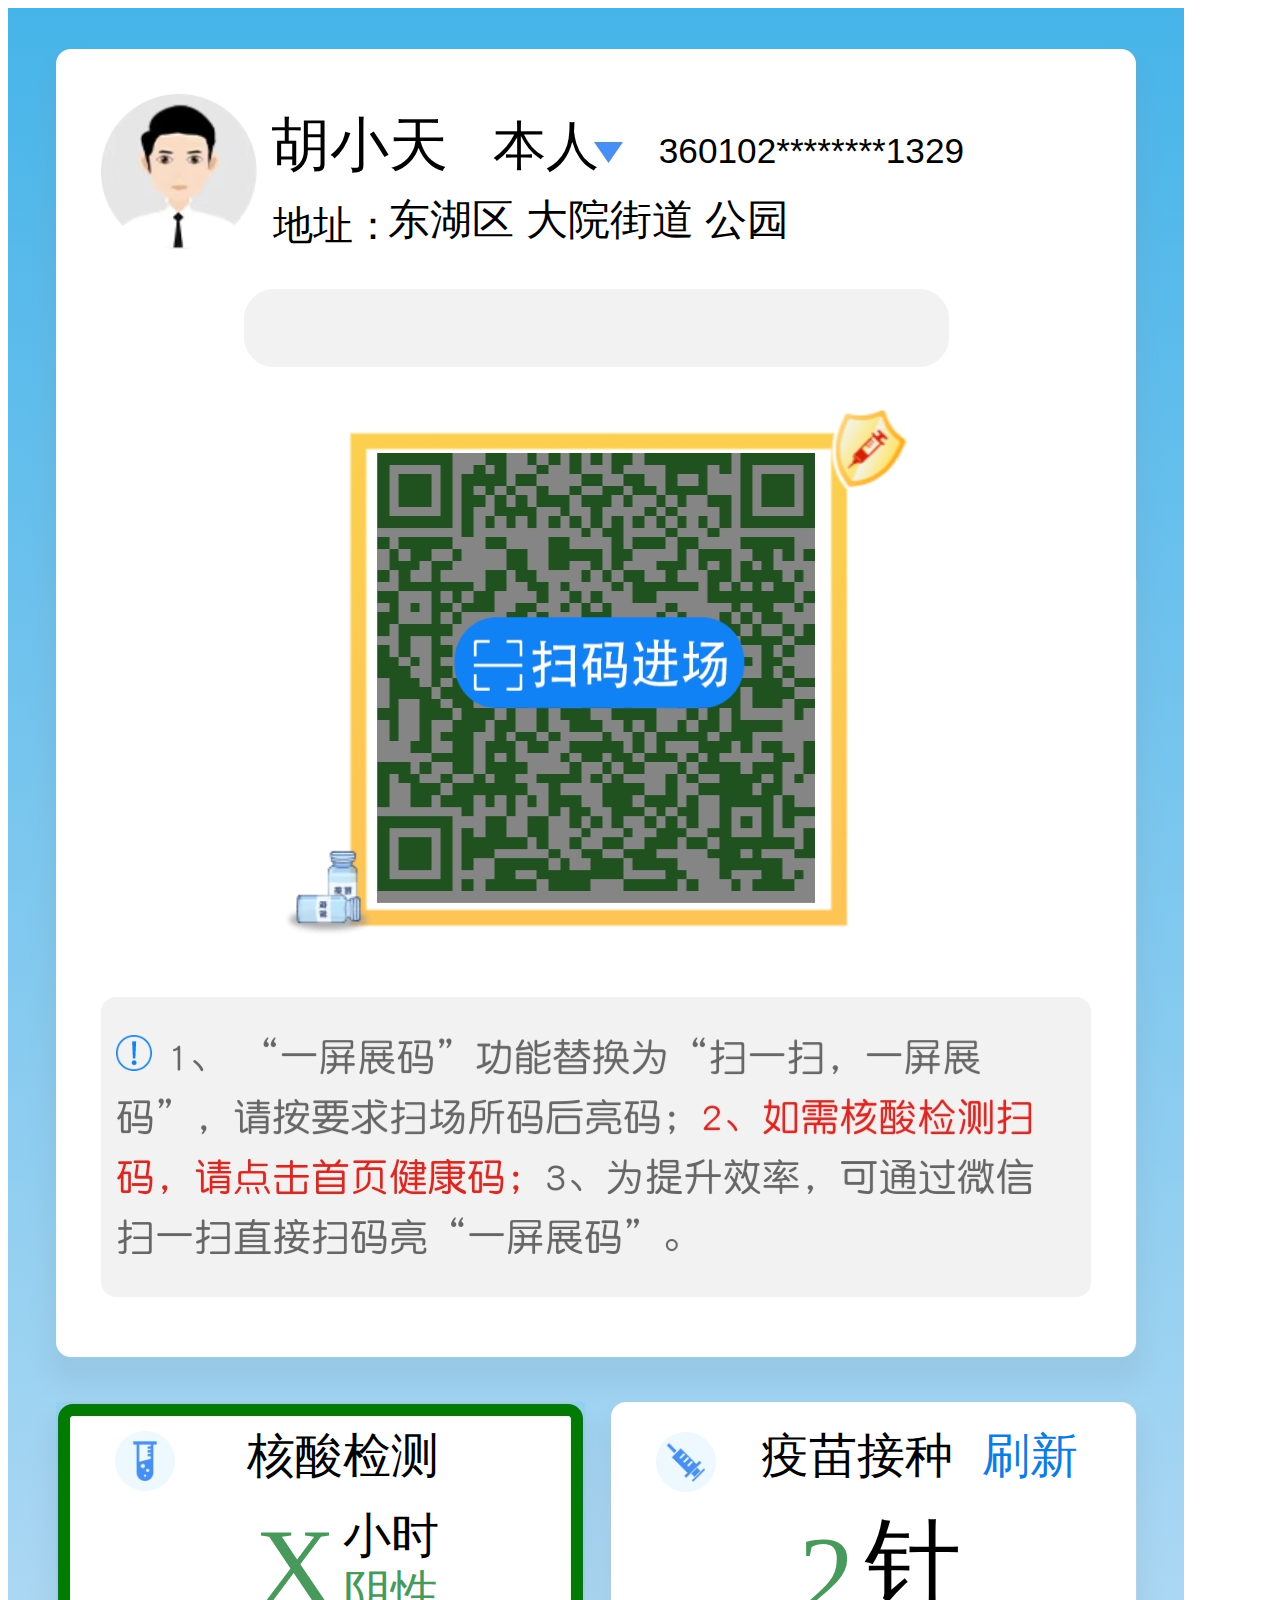
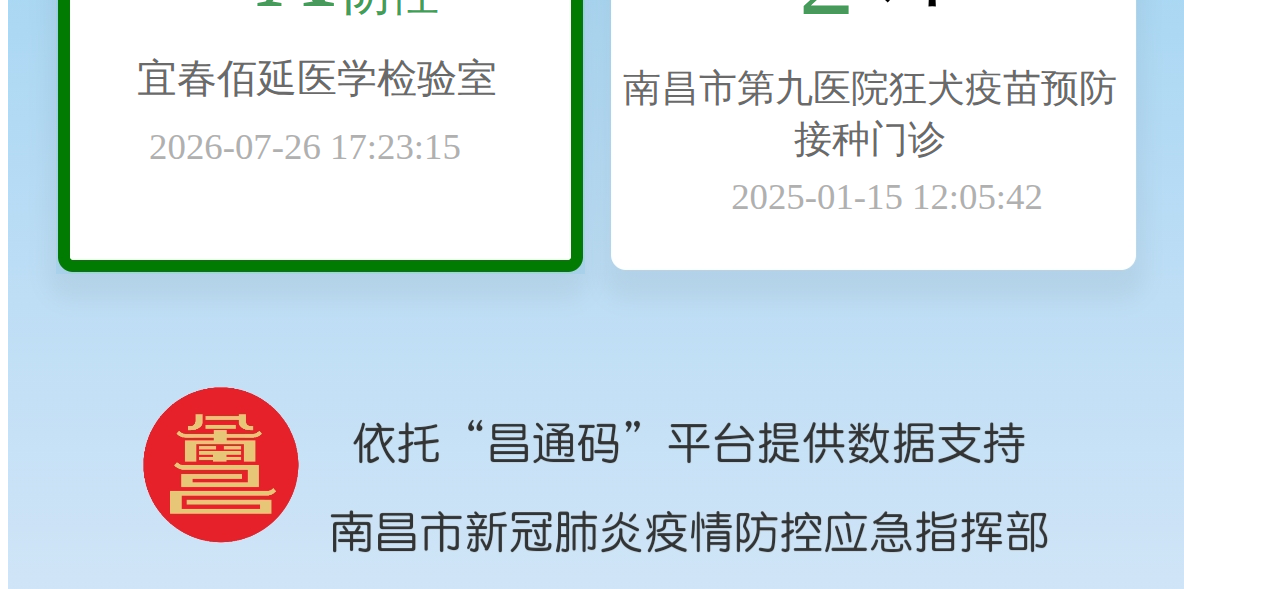
<file: index.html>
<!DOCTYPE html>
<html lang="en">
<head>
    <meta charset="UTF-8">
    <meta http-equiv="X-UA-Compatible" content="IE=edge">
    <meta name="viewport" content="width=device-width, initial-scale=1.0">

    <script>
        var css = '<link rel="stylesheet" href="./css/index.css?v=?v=' + Math.random() + '">';
        document.write(css);
    </script>

    <title>昌通码一屏展码</title>
</head>

<body>
    <div class="main">
        <div class="block" onclick="fn()"></div>
        <!-- <div class="label_ok">打卡成功：</div> -->
        <!-- <input type="text" class="sign_place" value="南昌大学第一附属医院"> -->

        <input type="text" class="sign_name" value="胡小天">
        <input type="text" class="sign_id" value="360102********1329">
        <div class="label_address">地址：</div>
        <div class="label_self">本人</div>
        <input type="text" class="sign_address" value="东湖区 大院街道 公园">
        <div class="show_time"></div>
        <div class="label_acid_test">核酸检测</div>
        <div class="label_acid_x">X</div>
        <div class="label_acid_hour">小时</div>
        <div class="label_acid_negative">阴性</div>
        <div class="label_acid_lab">宜春佰延医学检验室</div>
        <div class="label_acid_time">222</div>

        <div class="label_vaccine">疫苗接种</div>
        <div class="label_refresh">刷新</div>
        <div class="label_vaccine_x">2</div>
        <div class="label_vaccine_x2">针</div>
        <div class="label_vaccine_place">南昌市第九医院狂犬疫苗预防接种门诊</div>
        <div class="label_vaccine_time">222</div>
        <img src="./pic/bg_before.png" alt="">
    </div>
</body>

</html>

<script>
    function get_random(min, max) {
        min = Math.ceil(min);
        max = Math.floor(max);
        return Math.floor(Math.random() * (max - min + 1)) + min;
    }

    var t = null;
    t = setTimeout(time, 1000);
    function time() {
        clearTimeout(t);
        dt = new Date();
        var y = dt.getFullYear();
        var mt = dt.getMonth() + 1;
        if (mt < 10) {
            mt = '0' + mt;
        }
        var day = dt.getDate();
        var h = dt.getHours();
        if (h < 10) {
            h = '0' + h;
        }
        var m = dt.getMinutes();
        if (m < 10) {
            m = '0' + m;
        }
        var s = dt.getSeconds();
        if (s < 10) {
            s = '0' + s;
        }
        document.querySelector(".show_time").innerHTML = y + '-' + mt + "-" + day + " " + h + ":" + m + ":" + s;
        document.querySelector(".label_acid_x").innerHTML = past;
        t = setTimeout(time, 1000);
    }

    // time_for_acid
    dt = new Date();
    var y = dt.getFullYear();
    var mt = dt.getMonth() + 1;
    var day = dt.getDate();
    var past = get_random(1, 5);
    var h = dt.getHours() - past;
    var m = get_random(0, 59);
    var s = get_random(0, 59);
    if (mt < 10) {
        mt = '0' + mt;
    }

    if (h < 0) {
        h = 0;
        past = dt.getHours();
    }
    else if (h < 10) {
        h = '0' + h;
    }

    if (m < 10) {
        m = '0' + m;
    }

    if (s <  10) {
        s = '0' + s;
    }

    document.querySelector(".label_acid_time").innerHTML = y + '-' + mt + "-" + day + " " + h + ":" + m + ":" + s;
    
    var vaccine_y = y - 1;
    var vaccine_mt = mt - 6;
    var vaccine_day = get_random(0, 28);
    var vaccine_h = get_random(8, 12);
    var vaccine_m = get_random(0, 59);
    var vaccine_s = get_random(0, 59);
    if (vaccine_mt < 0) {
        vaccine_mt += 12;
    }
    if (vaccine_mt < 10) {
        vaccine_mt = '0' + vaccine_mt;
    }
    if (vaccine_day < 10) {
        vaccine_day = '0' + vaccine_day;
    }
    if (vaccine_h < 10) {
        vaccine_h = '0' + vaccine_h;
    }
    if (vaccine_m < 10) {
        vaccine_m = '0' + vaccine_m;
    }
    if (vaccine_s < 10) {
        vaccine_s = '0' + vaccine_s;
    }
    document.querySelector(".label_vaccine_time").innerHTML = vaccine_y + '-' + vaccine_mt + "-" + vaccine_day + " " + vaccine_h + ":" + vaccine_m + ":" + vaccine_s;


    flag = 0;

    function fn() {
        // var alpha = 100;
        // var oDiv = document.getElementById('blk');
        // oDiv.style.filter = 'alpha(opacity:'+alpha+')';
        // if (flag == 0) {
        //     oDiv.style.opacity = 1.0;
        //     flag = 1;
        // }
        // else if (flag == 1) {
        //     oDiv.style.opacity = 0.0;
        //     flag = 0;
        // }
        window.location.href = './index2.html'
    }


</script>
</file>
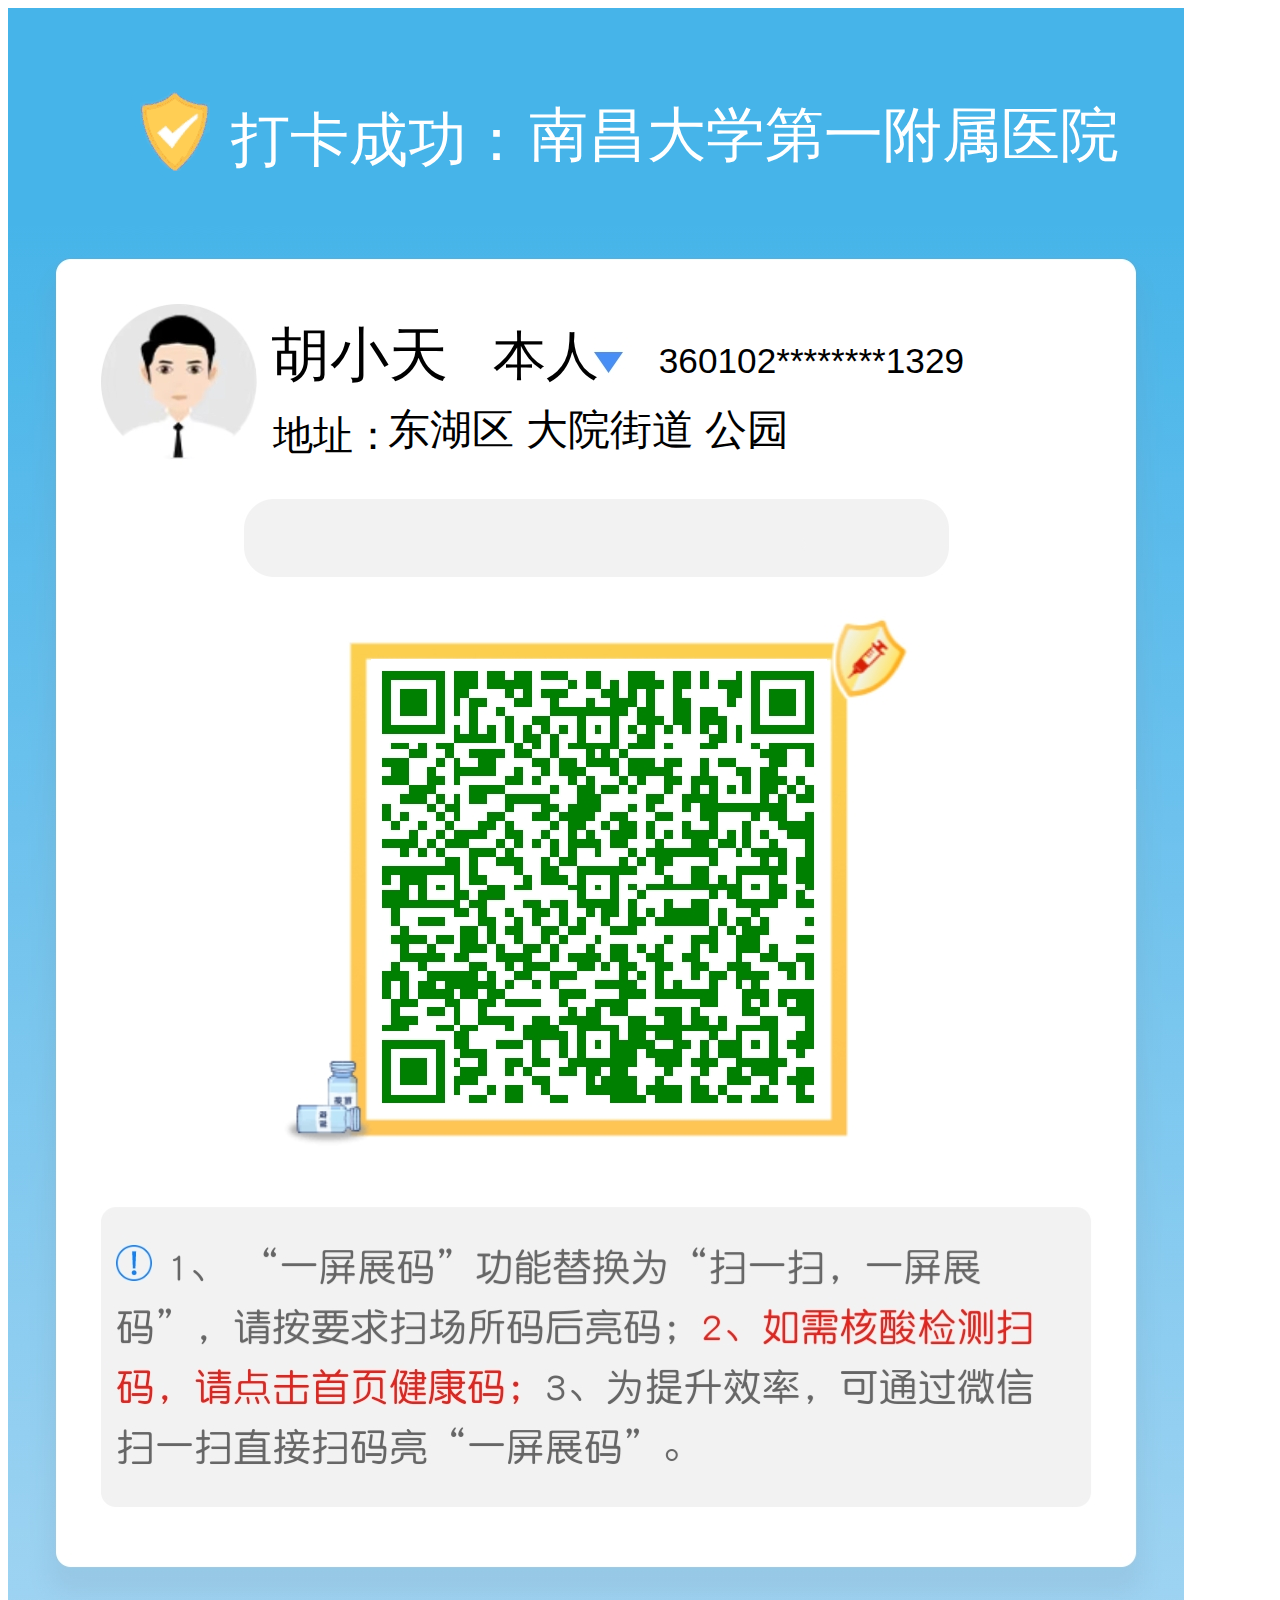
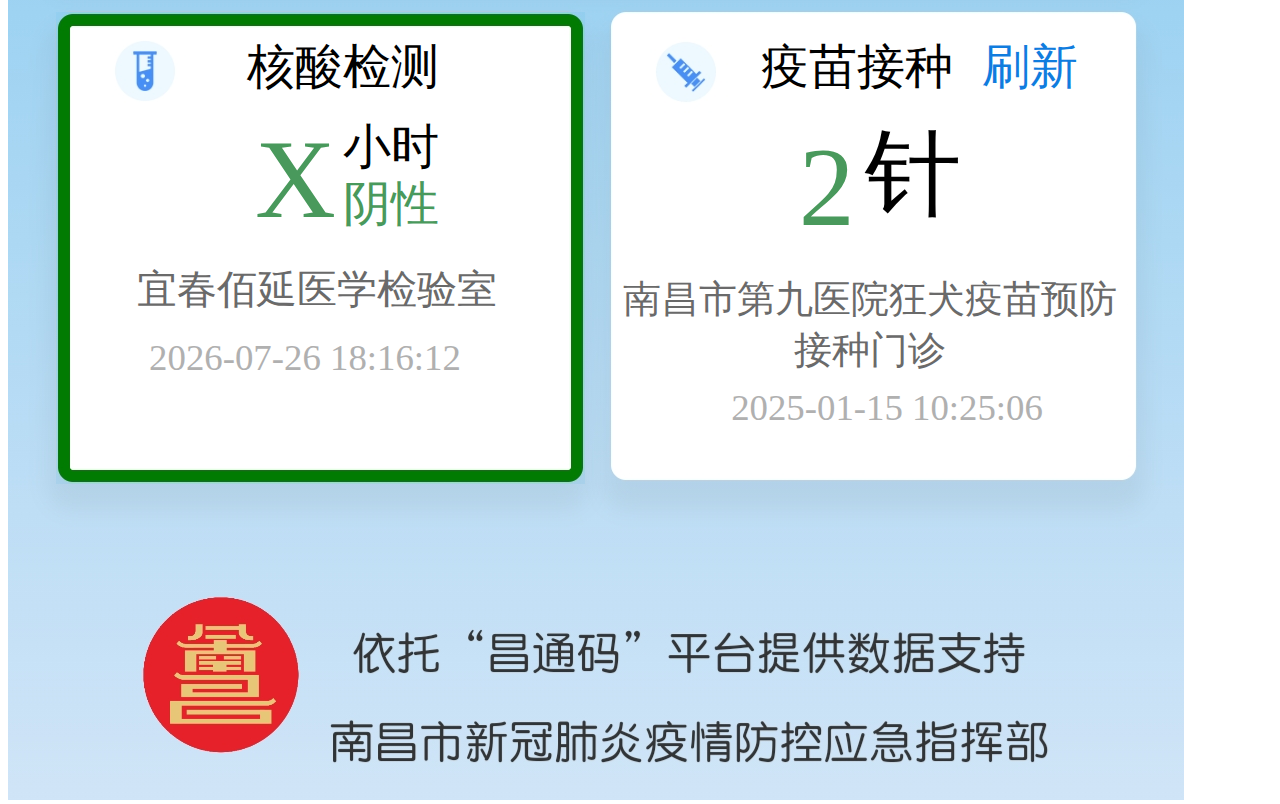
<file: index2.html>
<!DOCTYPE html>
<html lang="en">
<head>
    <meta charset="UTF-8">
    <meta http-equiv="X-UA-Compatible" content="IE=edge">
    <meta name="viewport" content="width=device-width, initial-scale=1.0">

    <script>
        var css = '<link rel="stylesheet" href="./css/index2.css?v=?v=' + Math.random() + '">';
        document.write(css);
    </script>

    <title>昌通码一屏展码</title>
</head>

<body>
    <div class="main">
        <div class="label_ok">打卡成功：</div>
        <input type="text" class="sign_place" value="南昌大学第一附属医院">

        <input type="text" class="sign_name" value="胡小天">
        <input type="text" class="sign_id" value="360102********1329">
        <div class="label_address">地址：</div>
        <div class="label_self">本人</div>
        <input type="text" class="sign_address" value="东湖区 大院街道 公园">
        <div class="show_time"></div>
        <div class="label_acid_test">核酸检测</div>
        <div class="label_acid_x">X</div>
        <div class="label_acid_hour">小时</div>
        <div class="label_acid_negative">阴性</div>
        <div class="label_acid_lab">宜春佰延医学检验室</div>
        <div class="label_acid_time">222</div>

        <div class="label_vaccine">疫苗接种</div>
        <div class="label_refresh">刷新</div>
        <div class="label_vaccine_x">2</div>
        <div class="label_vaccine_x2">针</div>
        <div class="label_vaccine_place">南昌市第九医院狂犬疫苗预防接种门诊</div>
        <div class="label_vaccine_time">222</div>
        <img src="./pic/bg_real.png" alt="">
    </div>
</body>

</html>

<script>
    function get_random(min, max) {
        min = Math.ceil(min);
        max = Math.floor(max);
        return Math.floor(Math.random() * (max - min + 1)) + min;
    }

    var t = null;
    t = setTimeout(time, 1000);
    function time() {
        clearTimeout(t);
        dt = new Date();
        var y = dt.getFullYear();
        var mt = dt.getMonth() + 1;
        if (mt < 10) {
            mt = '0' + mt;
        }
        var day = dt.getDate();
        var h = dt.getHours();
        if (h < 10) {
            h = '0' + h;
        }
        var m = dt.getMinutes();
        if (m < 10) {
            m = '0' + m;
        }
        var s = dt.getSeconds();
        if (s < 10) {
            s = '0' + s;
        }
        document.querySelector(".show_time").innerHTML = y + '-' + mt + "-" + day + " " + h + ":" + m + ":" + s;
        document.querySelector(".label_acid_x").innerHTML = past;
        t = setTimeout(time, 1000);
    }

    // time_for_acid
    dt = new Date();
    var y = dt.getFullYear();
    var mt = dt.getMonth() + 1;
    var day = dt.getDate();
    var past = get_random(1, 5);
    var h = dt.getHours() - past;
    var m = get_random(0, 59);
    var s = get_random(0, 59);
    if (mt < 10) {
        mt = '0' + mt;
    }

    if (h < 0) {
        h = 0;
        past = dt.getHours();
    }
    else if (h < 10) {
        h = '0' + h;
    }

    if (m < 10) {
        m = '0' + m;
    }

    if (s <  10) {
        s = '0' + s;
    }

    document.querySelector(".label_acid_time").innerHTML = y + '-' + mt + "-" + day + " " + h + ":" + m + ":" + s;
    
    var vaccine_y = y - 1;
    var vaccine_mt = mt - 6;
    var vaccine_day = get_random(0, 28);
    var vaccine_h = get_random(8, 12);
    var vaccine_m = get_random(0, 59);
    var vaccine_s = get_random(0, 59);
    if (vaccine_mt < 0) {
        vaccine_mt += 12;
    }
    if (vaccine_mt < 10) {
        vaccine_mt = '0' + vaccine_mt;
    }
    if (vaccine_day < 10) {
        vaccine_day = '0' + vaccine_day;
    }
    if (vaccine_h < 10) {
        vaccine_h = '0' + vaccine_h;
    }
    if (vaccine_m < 10) {
        vaccine_m = '0' + vaccine_m;
    }
    if (vaccine_s < 10) {
        vaccine_s = '0' + vaccine_s;
    }
    document.querySelector(".label_vaccine_time").innerHTML = vaccine_y + '-' + vaccine_mt + "-" + vaccine_day + " " + vaccine_h + ":" + vaccine_m + ":" + vaccine_s;


    flag = 0;

    function fn() {
        var alpha = 100;
        var oDiv = document.getElementById('blk');
        oDiv.style.filter = 'alpha(opacity:'+alpha+')';
        if (flag == 0) {
            oDiv.style.opacity = 1.0;
            flag = 1;
        }
        else if (flag == 1) {
            oDiv.style.opacity = 0.0;
            flag = 0;
        }
    }


</script>
</file>
<file: css/index.css>
.main {
    /* background-image: url(../pic/bg.jpg); */
    /* left: 25%; */
    position: absolute;
}

.label_ok {
    position: absolute;
    left: 19%;
    /* top: 6em; */
    top: 93px;
    font-size: 3.7em;
    color: white;
}

.sign_place {
    position: absolute;
    left: 44%;
    /* top: 6em; */
    top: 90px;
    font-size: 3.7em;
    color: white;
    width: 12em;
    border-color: rgba(0, 0, 0, 0);
    background-color: rgba(0, 0, 0, 0);
}

.sign_name {
    position: absolute;
    left: 22%;
    /* top: 6em; */
    top: 100px;
    font-size: 3.7em;
    background-color: rgba(0, 0, 0, 0);
    width: 4em;
    border-color: rgba(0, 0, 0, 0);
}

.sign_id {
    position: absolute;
    left: 55%;
    top: 120px;
    font-size: 2.2em;
    background-color: rgba(0, 0, 0, 0);
    width: 10em;
    border-color: rgba(0, 0, 0, 0);
}

.sign_address {
    position: absolute;
    left: 32%;
    top: 185px;
    font-size: 2.6em;
    background-color: rgba(0, 0, 0, 0);
    width: 10em;
    border-color: rgba(0, 0, 0, 0);
}

.label_address {
    position: absolute;
    left: 22.5%;
    top: 190px;
    font-size: 2.5em;
}

.label_self {
    position: absolute;
    left: 41.2%;
    font-size: 3.3em;
    top: 103px;
}

.show_time {
    font-size: 2.6em;
    position: absolute;
    left: 50%;
    transform: translateX(-50%);
    top: 299px;
    z-index: 999;
}

.label_acid_test {
    position: absolute;
    left: 20.3%;
    font-size: 3.0em;
    bottom: 705px;
}

.label_acid_hour {
    position: absolute;
    left: 28.5%;
    font-size: 3.0em;
    bottom: 625px;    
}

.label_acid_negative {
    position: absolute;
    left: 28.5%;
    font-size: 3.0em;
    bottom: 568px;
    color: rgb(73, 153, 92);
}

.label_acid_lab {
    position: absolute;
    left: 11%;
    font-size: 2.5em;
    bottom: 487px;
    color: rgb(106, 106, 106);
}

.label_acid_x {
    position: absolute;
    left: 21%;
    font-size: 7em;
    bottom: 560px;
    color: rgb(73, 153, 92);
}

.label_acid_time {
    font-size: 2.3em;
    position: absolute;
    left: 12%;
    /* transform: translateX(-50%); */
    color: rgb(176, 176, 176);
    bottom: 425px;
    z-index: 999;
}

.label_acid_hour {
    position: absolute;
    left: 28.5%;
    font-size: 3.0em;
    bottom: 625px;    
}


.label_vaccine {
    position: absolute;
    left: 64%;
    font-size: 3.0em;
    bottom: 705px;
}

.label_refresh {
    position: absolute;
    right: 9%;
    font-size: 3.0em;
    bottom: 705px;
    color: rgb(16, 124, 222);
}

.label_vaccine_x {
    position: absolute;
    right: 28%;
    font-size: 7em;
    bottom: 552px;
    color: rgb(73, 153, 92);
}

.label_vaccine_x2 {
    position: absolute;
    right: 19%;
    font-size: 6em;
    bottom: 564px;
    /* color: rgb(73, 153, 92); */
}

.label_vaccine_place {
    position: absolute;
    text-align: center;
    width: 530px;
    height: 120px;
    border-radius: 5px;
    border-color: black;

    right: 4.2%;
    font-size: 2.4em;
    bottom: 410px;
    color: rgb(106, 106, 106);
}

.label_vaccine_time {
    font-size: 2.3em;
    position: absolute;
    right: 12%;
    /* transform: translateX(-50%); */
    color: rgb(176, 176, 176);
    bottom: 375px;
    z-index: 999;
}

.block {
    background-color: red;
    
    position: absolute;
    left: 366px;
    top: 447px;
    width: 456px;
    height: 456px;
    opacity: 0;
}
</file>
<file: css/index2.css>
.main {
    /* background-image: url(../pic/bg.jpg); */
    /* left: 25%; */
    position: absolute;
}

.label_ok {
    position: absolute;
    left: 19%;
    /* top: 6em; */
    top: 93px;
    font-size: 3.7em;
    color: white;
}

.sign_place {
    position: absolute;
    left: 44%;
    /* top: 6em; */
    top: 90px;
    font-size: 3.7em;
    color: white;
    width: 12em;
    border-color: rgba(0, 0, 0, 0);
    background-color: rgba(0, 0, 0, 0);
}

.sign_name {
    position: absolute;
    left: 22%;
    /* top: 6em; */
    top: 310px;
    font-size: 3.7em;
    background-color: rgba(0, 0, 0, 0);
    width: 4em;
    border-color: rgba(0, 0, 0, 0);
}

.sign_id {
    position: absolute;
    left: 55%;
    top: 330px;
    font-size: 2.2em;
    background-color: rgba(0, 0, 0, 0);
    width: 10em;
    border-color: rgba(0, 0, 0, 0);
}

.sign_address {
    position: absolute;
    left: 32%;
    top: 395px;
    font-size: 2.6em;
    background-color: rgba(0, 0, 0, 0);
    width: 10em;
    border-color: rgba(0, 0, 0, 0);
}

.label_address {
    position: absolute;
    left: 22.5%;
    top: 400px;
    font-size: 2.5em;
}

.label_self {
    position: absolute;
    left: 41.2%;
    font-size: 3.3em;
    top: 313px;
}

.show_time {
    font-size: 2.6em;
    position: absolute;
    left: 50%;
    transform: translateX(-50%);
    top: 509px;
    z-index: 999;
}

.label_acid_test {
    position: absolute;
    left: 20.3%;
    font-size: 3.0em;
    bottom: 705px;
}

.label_acid_hour {
    position: absolute;
    left: 28.5%;
    font-size: 3.0em;
    bottom: 625px;    
}

.label_acid_negative {
    position: absolute;
    left: 28.5%;
    font-size: 3.0em;
    bottom: 568px;
    color: rgb(73, 153, 92);
}

.label_acid_lab {
    position: absolute;
    left: 11%;
    font-size: 2.5em;
    bottom: 487px;
    color: rgb(106, 106, 106);
}

.label_acid_x {
    position: absolute;
    left: 21%;
    font-size: 7em;
    bottom: 560px;
    color: rgb(73, 153, 92);
}

.label_acid_time {
    font-size: 2.3em;
    position: absolute;
    left: 12%;
    /* transform: translateX(-50%); */
    color: rgb(176, 176, 176);
    bottom: 425px;
    z-index: 999;
}

.label_acid_hour {
    position: absolute;
    left: 28.5%;
    font-size: 3.0em;
    bottom: 625px;    
}


.label_vaccine {
    position: absolute;
    left: 64%;
    font-size: 3.0em;
    bottom: 705px;
}

.label_refresh {
    position: absolute;
    right: 9%;
    font-size: 3.0em;
    bottom: 705px;
    color: rgb(16, 124, 222);
}

.label_vaccine_x {
    position: absolute;
    right: 28%;
    font-size: 7em;
    bottom: 552px;
    color: rgb(73, 153, 92);
}

.label_vaccine_x2 {
    position: absolute;
    right: 19%;
    font-size: 6em;
    bottom: 564px;
    /* color: rgb(73, 153, 92); */
}

.label_vaccine_place {
    position: absolute;
    text-align: center;
    width: 530px;
    height: 120px;
    border-radius: 5px;
    border-color: black;

    right: 4.2%;
    font-size: 2.4em;
    bottom: 410px;
    color: rgb(106, 106, 106);
}

.label_vaccine_time {
    font-size: 2.3em;
    position: absolute;
    right: 12%;
    /* transform: translateX(-50%); */
    color: rgb(176, 176, 176);
    bottom: 375px;
    z-index: 999;
}
</file>
